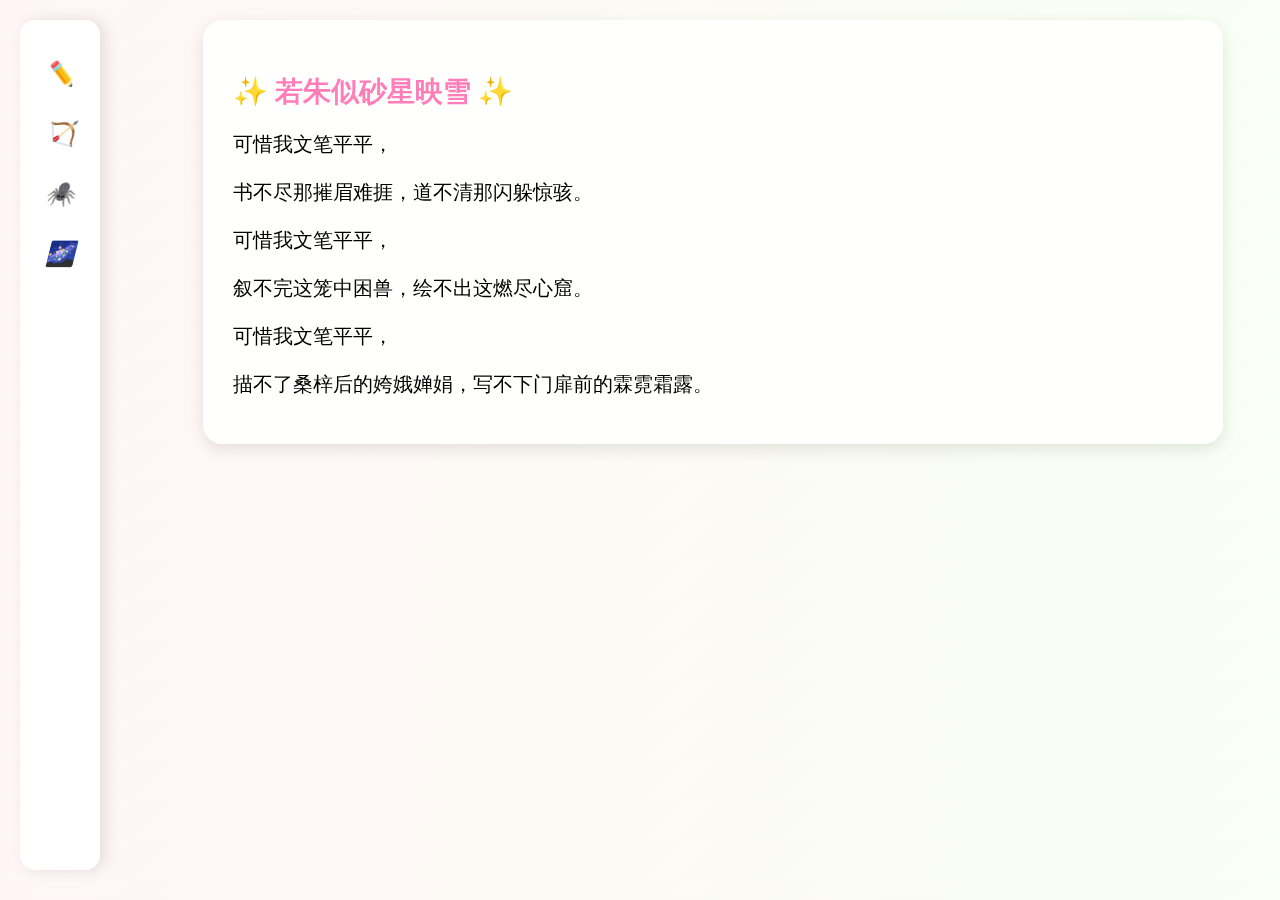
<file: index.html>
<!DOCTYPE html>
<html lang="en">
<head>
    <meta charset="UTF-8">
    <title>暂时想不出名字的博客 ✨</title>
    <link rel="stylesheet" href="new-css/common.css">
    <style>
        /* 侧边栏核心样式 */
        :root {
            --sidebar-width: 80px;
            --sidebar-expand-width: 300px;
            --icon-color: #ff7eb9;
            --text-color: #4a4a4a;
        }

        p {
            font-size: 24px;
        }

        .sidebar {
            width: var(--sidebar-width);
            height: 90vh;
            position: fixed;
            background: rgba(255, 255, 255, 0.95);
            backdrop-filter: blur(5px);
            transition: all 0.3s cubic-bezier(0.4, 0, 0.2, 1);
            padding: 20px 0;
            box-shadow: 5px 0 15px rgba(0, 0, 0, 0.1);
            z-index: 1000;
            border-radius: 15px;
        }

        /* 悬停展开效果 */
        .sidebar:hover {
            width: var(--sidebar-expand-width);
        }

        /* 导航项样式 */
        .nav-item {
            position: relative;
            padding: 12px 15px;
            margin: 8px 10px;
            border-radius: 15px;
            overflow: hidden;
            white-space: nowrap;
            transition: background-color 0.5s ease-in-out, transform 0.2s;
        }

        .nav-item > i {
            font-size: 24px;
            color: var(--icon-color);
            margin-right: 15px;
            transition: transform 0.3s;
        }

        .nav-item > span {
            color: var(--text-color);
            font-size: 24px;
            opacity: 0;
            transition: opacity 0.3s;
            position: absolute;
        }

        /* 悬停状态 */
        .sidebar:hover .nav-item > span {
            opacity: 1;
            position: static;
        }

        /* 子菜单动画 */
        .sub-menu {
            max-height: 0;
            overflow: hidden;
            transition: max-height 0.5s ease-out;
            padding-left: 15px;
        }

        .sub-menu > a {
            font-size: 20px;
        }

        .nav-item:hover .sub-menu {
            max-height: 200px;
        }

        .sub-item {
            display: block;
            padding: 8px 15px;
            margin: 5px 0;
            color: var(--text-color);
            text-decoration: none;
            border-radius: 8px;
            transition: all 0.2s;
            transform: translateX(-10px);
            opacity: 0;
        }

        .sidebar:hover .sub-item {
            transform: translateX(0);
            opacity: 1;
        }

        /* 主内容区 */
        .main-content {
            /*background-color: pink;*/
            position: fixed;
            width: 88vw;
            display: block;
            height: 87.5vh;
            margin-left: calc(var(--sidebar-width) + 20px);
            padding: 0 30px;
            transition: margin 0.3s;
        }

        /* 侧边栏悬停时调整内容区 */
        .sidebar:hover ~ .main-content {
            margin-left: calc(var(--sidebar-expand-width) + 20px);
        }

        /* 可爱细节 */
        .nav-item:hover {
            background: rgba(255, 126, 185, 0.5);
        }

        .nav-item:hover > i {
            transform: rotate(15deg);
        }

        .sub-item:hover {
            background: rgba(122, 252, 255, 0.5);
        }

        iframe {
            display: block;
            margin: 0;
            padding: 0;
            width: 100%;
            height: 95vh;
            border: none;
            border-radius: 15px;
        }

        .content-card {
            background: rgba(255, 255, 255, 0.9);
            padding: 30px;
            border-radius: 20px;
            box-shadow: 0 5px 15px rgba(0, 0, 0, 0.1);
            max-width: 960px;
            margin: auto;
        }

        .content-card h2 {
            color: var(--primary);
            font-size: 28px;
            margin-bottom: 15px;
        }

        .content-card p {
            font-size: 20px;
            line-height: 1.8;
            margin: 12px 0;
        }
    </style>
</head>
<body>
    <!-- 侧边栏 -->
    <nav class="sidebar">
        <!-- 编码工具 -->
        <div class="nav-item">
            <i>✏️</i><span>良宵提笔</span>
            <div class="sub-menu">
                <a href="#" class="sub-item" data-src="new-node/PolarCTF.html">PolarCTF-WP</a>
                <a href="#" class="sub-item" data-src="new-content/敬请期待.html">敬请期待</a>
            </div>
        </div>

        <!-- 常用命令 -->
        <div class="nav-item">
            <i>🏹</i><span>行幡鸣弦</span>
            <div class="sub-menu">
                <a href="#" class="sub-item" data-src="new-content/敬请期待.html">敬请期待</a>
                <a href="#" class="sub-item" data-src="new-content/敬请期待.html">敬请期待</a>
            </div>
        </div>

        <div class="nav-item">
            <i>🕷️</i><span>手握日月摘星辰</span>
            <div class="sub-menu">
                <a href="#" class="sub-item" data-src="new-content/敬请期待.html">敬请期待</a>
                <a href="#" class="sub-item" data-src="new-content/敬请期待.html">敬请期待</a>
            </div>
        </div>

        <div class="nav-item">
            <i>🌌</i><span><a href="new-content/敬请期待.html">遗失的繁星</a></span>
        </div>
    </nav>

    <!-- 主内容区 -->
    <div class="main-content">
        <!-- 动态加载内容 -->
        <div class="content-card">
            <h2>✨ 若朱似砂星映雪 ✨</h2>
            <p>可惜我文笔平平，</p>
            <p>书不尽那摧眉难捱，道不清那闪躲惊骇。</p>
            <p>可惜我文笔平平，</p>
            <p>叙不完这笼中困兽，绘不出这燃尽心窟。</p>
            <p>可惜我文笔平平，</p>
            <p>描不了桑梓后的姱娥婵娟，写不下门扉前的霖霓霜露。</p>
        </div>
    </div>

    <script>
        // 智能收起功能
        let sidebarTimer;
        const sidebar = document.querySelector('.sidebar');

        sidebar.addEventListener('mouseleave', () => {
            sidebarTimer = setTimeout(() => {
                // 收起所有子菜单
                document.querySelectorAll('.sub-menu').forEach(menu => {
                    menu.style.maxHeight = null;
                });
            }, 300);
        });

        sidebar.addEventListener('mouseenter', () => {
            clearTimeout(sidebarTimer);
        });

        // 内容加载示例
        document.querySelectorAll('.sub-item').forEach(item => {
            item.addEventListener('click', function(e) {
                e.preventDefault();
                document.querySelector('.content-card').innerHTML = `
                    <iframe src="${this.dataset.src}"></iframe>
                `;
            });
        });
    </script>
</body>
</html>
</file>
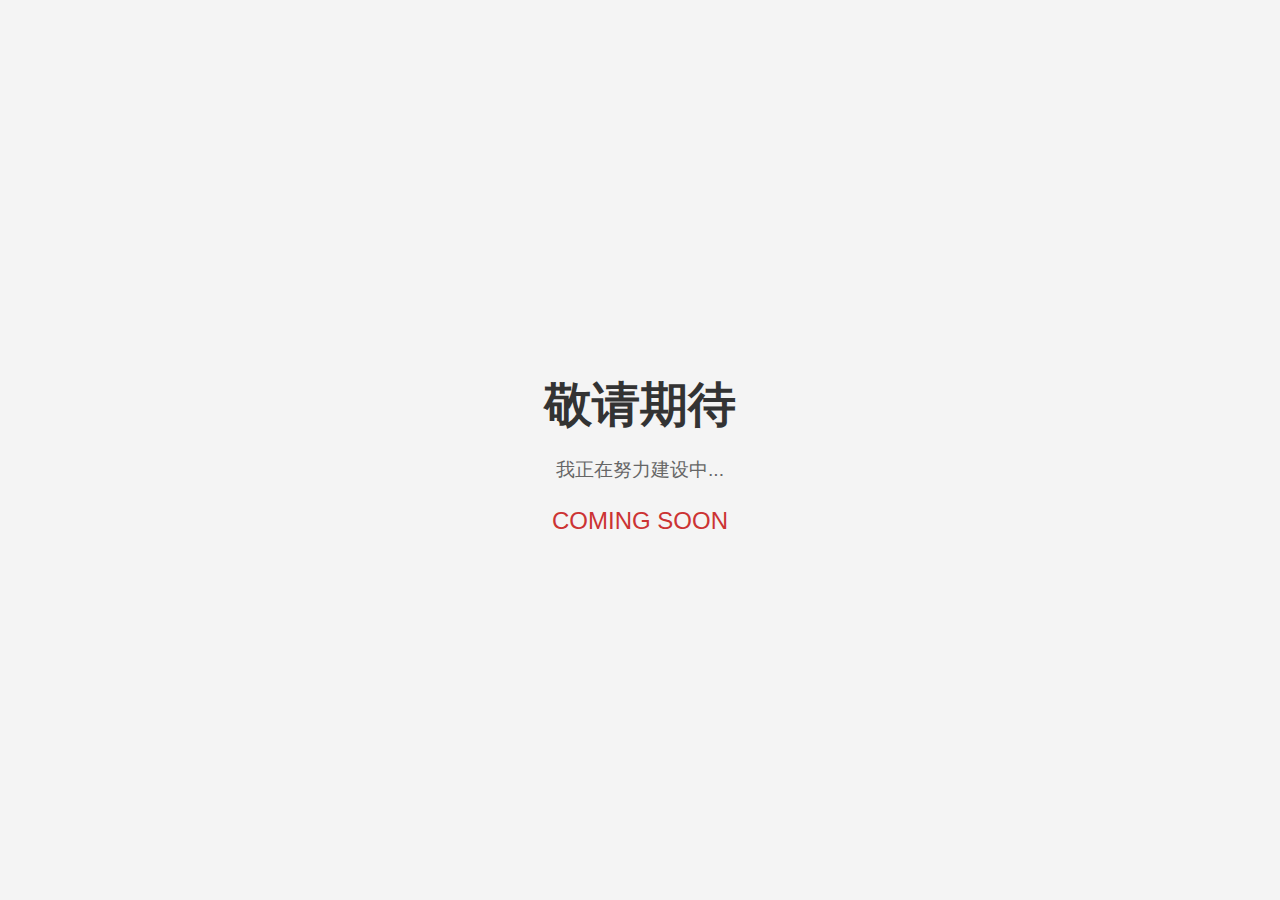
<file: 敬请期待.html>
<!DOCTYPE html>
<html lang="en">
<head>
    <meta charset="UTF-8">
    <meta name="viewport" content="width=device-width, initial-scale=1.0">
    <style>
        body {
            font-family: Arial, sans-serif;
            display: flex;
            justify-content: center;
            align-items: center;
            height: 100vh;
            margin: 0;
            background-color: #f4f4f4;
        }
        .container {
            text-align: center;
        }
        h1 {
            font-size: 3em;
            margin-bottom: 20px;
            color: #333;
        }
        p {
            font-size: 1.2em;
            color: #666;
        }
        .coming-soon {
            text-transform: uppercase;
            font-size: 1.5em;
            color: #cc3333;
        }
    </style>
</head>
<body>
<div class="container">
    <h1>敬请期待</h1>
    <p>我正在努力建设中...</p>
    <p class="coming-soon">Coming Soon</p>
</div>
</body>
</html>
</file>
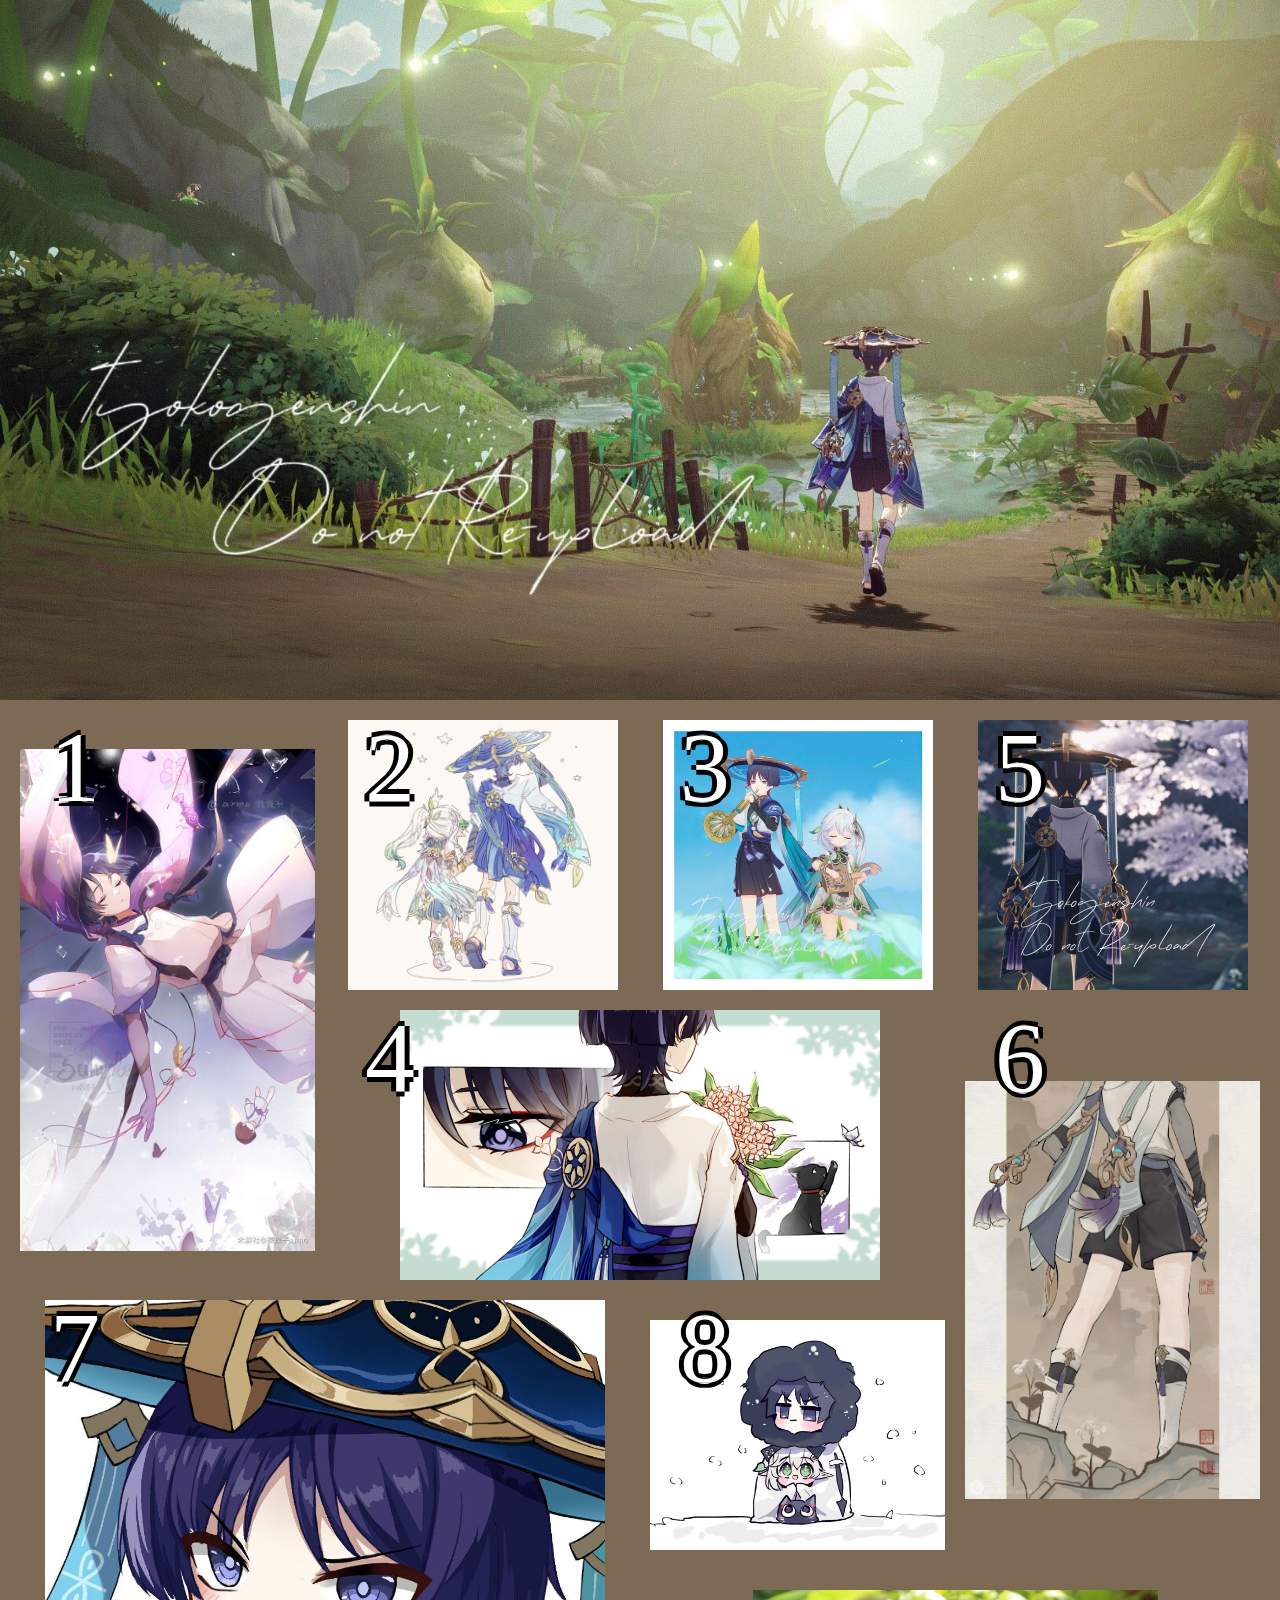
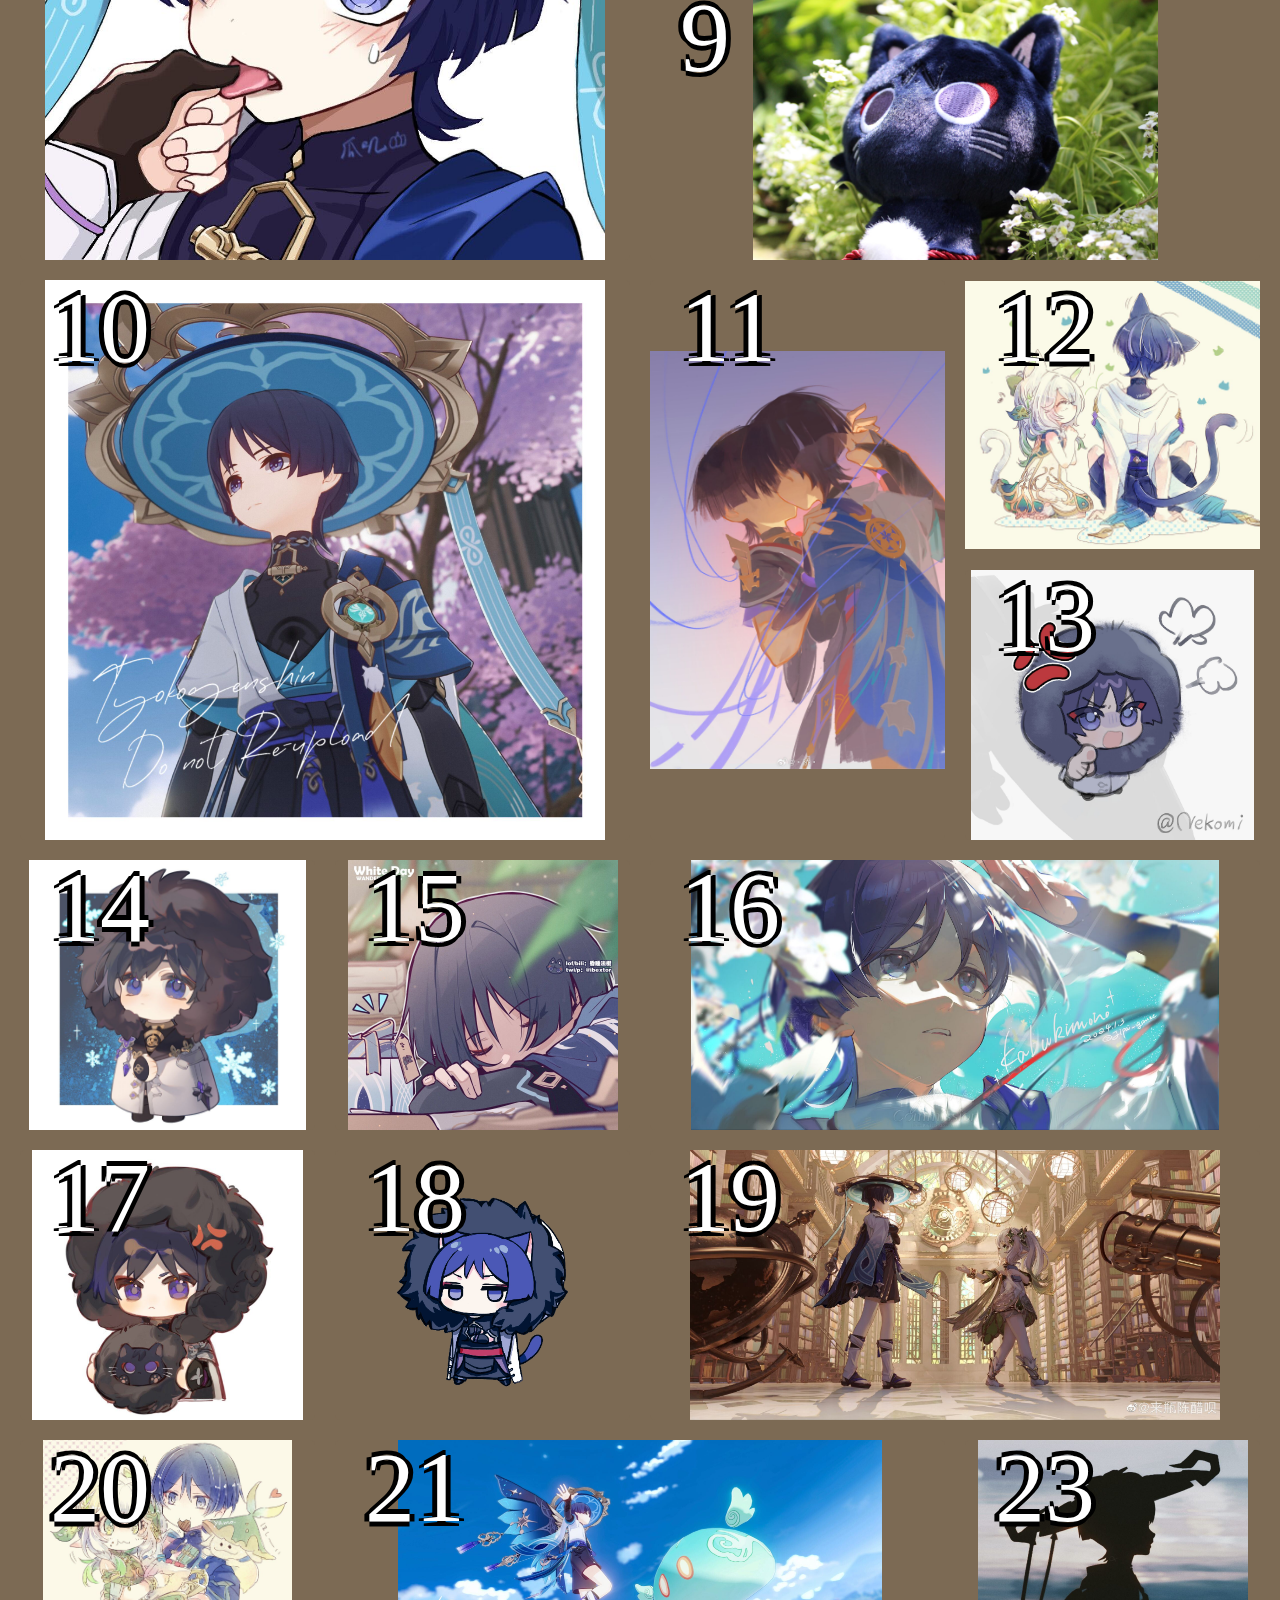
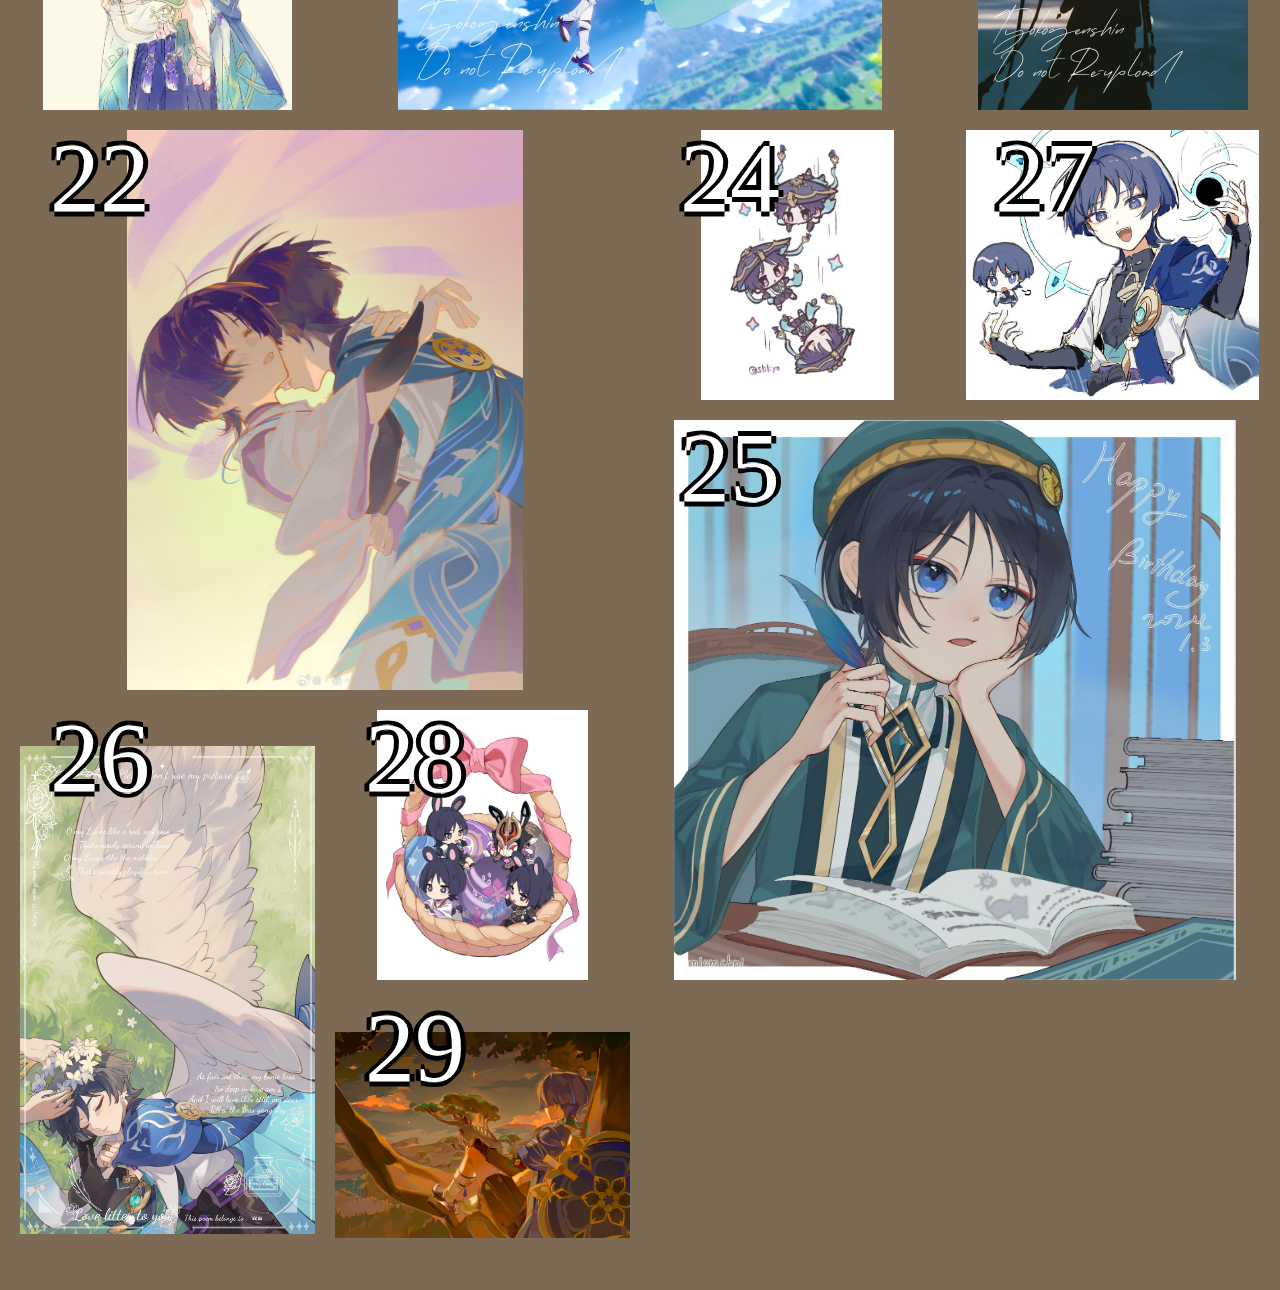
<file: 相册.html>
<!DOCTYPE html>
<html lang="en">

<head>
    <meta charset="UTF-8">
    <meta http-equiv="X-UA-Compatible" content="IE=edge">
    <meta name="viewport" content="width=device-width, initial-scale=1.0">
    <title>相册</title>
    <style>
        /* Reset CSS */
        * {
            margin: 0;
            padding: 0;
            box-sizing: border-box;
        }

        body {
            background-color: #7c6a54;
        }

        .imgs {
            object-fit: contain;
            width: 100%;
            height: 100%;
            vertical-align: middle;
            display: inline-block;
        }

        .shell {
            display: grid;
            padding: 20px;
            grid-gap: 20px;
            grid-template-columns: repeat(auto-fit, minmax(250px, 1fr));
            grid-auto-rows: 270px;
            grid-auto-flow: dense;
        }

        .shell>div {
            display: flex;
            justify-content: center;
            align-items: center;
            background-color: #7c6a54;
            border-radius: 5px;
            color: rgb(255, 255, 255);
            font: 100 100px 'Kristen ITC';
            position: relative;
        }

        span {
            position: absolute;
            top: -10px;
            left: 30px;
            text-shadow: -5px 0 rgb(0, 0, 0), 0 5px rgb(0, 0, 0), 5px 0 rgb(0, 0, 0), 0 -5px rgb(0, 0, 0);
        }

        .shell .wide {
            grid-column: span 2;
        }

        .shell .tall {
            grid-row: span 2;
        }

        .shell .big {
            grid-column: span 2;
            grid-row: span 2;
        }

        header {
            width: 100%;
            height: 700px;
            overflow: hidden;
            clip-path: polygon(0 0, 100% 0%, 100% 100%, 0 100%);
            transition: clip-path 0.5s ease;
            position: relative;
        }

        .img {
            width: 100%;
            height: 100%;
            position: relative;
            overflow: hidden;
            background: url(相册img/封面.jpg);
            background-size: cover;
            transform: scale(1);
            transition: transform 0.5s ease;
        }
         img {
             transition: transform 0.3s ease;
         }

        img:hover {
            transform: scale(1.07);
        }

    </style>
    </style>
</head>

<body>

<!--cursor: url(鼠标/01.cur),auto;-->
<div class="shell2">
    <header>
        <div class="img"></div>
    </header>
    <div class="shell">
        <div class="tall">
            <img src="相册img/1%20(001).jpg" alt="" class="imgs">
            <span>1</span>
        </div>
        <div>
            <img src="相册img/1%20(002).jpg" alt="" class="imgs">
            <span>2</span>
        </div>
        <div>
            <img src="相册img/1%20(003).jpg" alt="" class="imgs">
            <span>3</span>
        </div>
        <div class="wide">
            <img src="相册img/1%20(004).jpg" alt="" class="imgs">
            <span>4</span>
        </div>
        <div>
            <img src="相册img/1%20(005).jpg" alt="" class="imgs">
            <span>5</span>
        </div>
        <div class="tall">
            <img src="相册img/1%20(006).jpg" alt="" class="imgs">
            <span>6</span>
        </div>
        <div class="big">
            <img src="相册img/1%20(007).jpg" alt="" class="imgs">
            <span>7</span>
        </div>
        <div>
            <img src="相册img/1%20(008).jpg" alt="" class="imgs">
            <span>8</span>
        </div>
        <div class="wide">
            <img src="相册img/1%20(009).jpg" alt="" class="imgs">
            <span>9</span>
        </div>
        <div class="big">
            <img src="相册img/1%20(010).jpg" alt="" class="imgs">
            <span>10</span>
        </div>
        <div class="tall">
            <img src="相册img/1%20(011).jpg" alt="" class="imgs">
            <span>11</span>
        </div>
        <div>
            <img src="相册img/1%20(012).jpg" alt="" class="imgs">
            <span>12</span>
        </div>
        <div>
            <img src="相册img/1%20(013).jpg" alt="" class="imgs">
            <span>13</span>
        </div>
        <div>
            <img src="相册img/1%20(014).jpg" alt="" class="imgs">
            <span>14</span>
        </div>
        <div>
            <img src="相册img/1%20(015).jpg" alt="" class="imgs">
            <span>15</span>
        </div>
        <div class="wide">
            <img src="相册img/1%20(016).jpg" alt="" class="imgs">
            <span>16</span>
        </div>
        <div>
            <img src="相册img/1%20(017).jpg" alt="" class="imgs">
            <span>17</span>
        </div>
        <div>
            <img src="相册img/1%20(018).png" alt="" class="imgs">
            <span>18</span>
        </div>
        <div class="wide">
            <img src="相册img/1%20(019).jpg" alt="" class="imgs">
            <span>19</span>
        </div>
        <div>
            <img src="相册img/1%20(020).jpg" alt="" class="imgs">
            <span>20</span>
        </div>
        <div class="wide">
            <img src="相册img/1%20(021).jpg" alt="" class="imgs">
            <span>21</span>
        </div>
        <div class="big">
            <img src="相册img/1%20(022).jpg" alt="" class="imgs">
            <span>22</span>
        </div>
        <div>
            <img src="相册img/1%20(023).jpg" alt="" class="imgs">
            <span>23</span>
        </div>
        <div>
            <img src="相册img/1%20(024).jpg" alt="" class="imgs">
            <span>24</span>
        </div>
        <div class="big">
            <img src="相册img/1%20(025).jpg" alt="" class="imgs">
            <span>25</span>
        </div>
        <div class="tall">
            <img src="相册img/1%20(026).jpg" alt="" class="imgs">
            <span>26</span>
        </div>
        <div>
            <img src="相册img/1%20(027).jpg" alt="" class="imgs">
            <span>27</span>
        </div>
        <div>
            <img src="相册img/1%20(028).jpg" alt="" class="imgs">
            <span>28</span>
        </div>
        <div>
            <img src="相册img/1%20(029).jpg" alt="" class="imgs">
            <span>29</span>
        </div>
    </div>
</div>

<script>
    const header = document.querySelector('header');
    const img = document.querySelector('.img');
    let scrollDistance = 0;
    let requestId = null;
    function updateHeaderClipPath() {
        const clipPathValue = `polygon(0 0, 100% 0%, 100% ${(scrollDistance <= 600) ? 100 - ((scrollDistance / 600) * 60) : 75}%, 0 100%)`;
        header.style.clipPath = clipPathValue;
        const scaleValue = 1 + ((scrollDistance / 600) * 1);
        img.style.transform = `scale(${scaleValue})`;
        const opacityValue = (scrollDistance / 600);
    }
    function scrollHandler(event) {
        if (event.deltaY < 0) {
            scrollDistance = Math.max(0, scrollDistance + event.deltaY);
        } else {
            scrollDistance = Math.min(600, scrollDistance + event.deltaY);
        }
        if (!requestId) {
            requestId = window.requestAnimationFrame(() => {
                updateHeaderClipPath();
                requestId = null;
            });
        }
    }
    window.addEventListener('wheel', scrollHandler);
    function clickEffect() {
        let balls = [];
        let longPressed = false;
        let longPress;
        let multiplier = 0;
        let width, height;
        let origin;
        let normal;
        let ctx;
        const colours = ["#F73859", "#14FFEC", "#00E0FF", "#FF99FE", "#FAF15D"];
        const canvas = document.createElement("canvas");
        document.body.appendChild(canvas);
        canvas.setAttribute("style", "width: 100%; height: 100%; top: 0; left: 0; z-index: 99999; position: fixed; pointer-events: none;");
        const pointer = document.createElement("span");
        pointer.classList.add("pointer");
        document.body.appendChild(pointer);

        if (canvas.getContext && window.addEventListener) {
            ctx = canvas.getContext("2d");
            updateSize();
            window.addEventListener('resize', updateSize, false);
            loop();
            window.addEventListener("mousedown", function(e) {
                pushBalls(randBetween(10, 20), e.clientX, e.clientY);
                document.body.classList.add("is-pressed");
                longPress = setTimeout(function(){
                    document.body.classList.add("is-longpress");
                    longPressed = true;
                }, 500);
            }, false);
            window.addEventListener("mouseup", function(e) {
                clearInterval(longPress);
                if (longPressed == true) {
                    document.body.classList.remove("is-longpress");
                    pushBalls(randBetween(50 + Math.ceil(multiplier), 100 + Math.ceil(multiplier)), e.clientX, e.clientY);
                    longPressed = false;
                }
                document.body.classList.remove("is-pressed");
            }, false);
            window.addEventListener("mousemove", function(e) {
                let x = e.clientX;
                let y = e.clientY;
                pointer.style.top = y + "px";
                pointer.style.left = x + "px";
            }, false);
        } else {
            console.log("canvas or addEventListener is unsupported!");
        }


        function updateSize() {
            canvas.width = window.innerWidth * 2;
            canvas.height = window.innerHeight * 2;
            canvas.style.width = window.innerWidth + 'px';
            canvas.style.height = window.innerHeight + 'px';
            ctx.scale(2, 2);
            width = (canvas.width = window.innerWidth);
            height = (canvas.height = window.innerHeight);
            origin = {
                x: width / 2,
                y: height / 2
            };
            normal = {
                x: width / 2,
                y: height / 2
            };
        }
        class Ball {
            constructor(x = origin.x, y = origin.y) {
                this.x = x;
                this.y = y;
                this.angle = Math.PI * 2 * Math.random();
                if (longPressed == true) {
                    this.multiplier = randBetween(14 + multiplier, 15 + multiplier);
                } else {
                    this.multiplier = randBetween(6, 12);
                }
                this.vx = (this.multiplier + Math.random() * 0.5) * Math.cos(this.angle);
                this.vy = (this.multiplier + Math.random() * 0.5) * Math.sin(this.angle);
                this.r = randBetween(8, 12) + 3 * Math.random();
                this.color = colours[Math.floor(Math.random() * colours.length)];
            }
            update() {
                this.x += this.vx - normal.x;
                this.y += this.vy - normal.y;
                normal.x = -2 / window.innerWidth * Math.sin(this.angle);
                normal.y = -2 / window.innerHeight * Math.cos(this.angle);
                this.r -= 0.3;
                this.vx *= 0.9;
                this.vy *= 0.9;
            }
        }

        function pushBalls(count = 1, x = origin.x, y = origin.y) {
            for (let i = 0; i < count; i++) {
                balls.push(new Ball(x, y));
            }
        }

        function randBetween(min, max) {
            return Math.floor(Math.random() * max) + min;
        }

        function loop() {
            ctx.fillStyle = "rgba(255, 255, 255, 0)";
            ctx.clearRect(0, 0, canvas.width, canvas.height);
            for (let i = 0; i < balls.length; i++) {
                let b = balls[i];
                if (b.r < 0) continue;
                ctx.fillStyle = b.color;
                ctx.beginPath();
                ctx.arc(b.x, b.y, b.r, 0, Math.PI * 2, false);
                ctx.fill();
                b.update();
            }
            if (longPressed == true) {
                multiplier += 0.2;
            } else if (!longPressed && multiplier >= 0) {
                multiplier -= 0.4;
            }
            removeBall();
            requestAnimationFrame(loop);
        }

        function removeBall() {
            for (let i = 0; i < balls.length; i++) {
                let b = balls[i];
                if (b.x + b.r < 0 || b.x - b.r > width || b.y + b.r < 0 || b.y - b.r > height || b.r < 0) {
                    balls.splice(i, 1);
                }
            }
        }
    }
    clickEffect();//调用特效函数
</script>
</body>

</html>
</file>
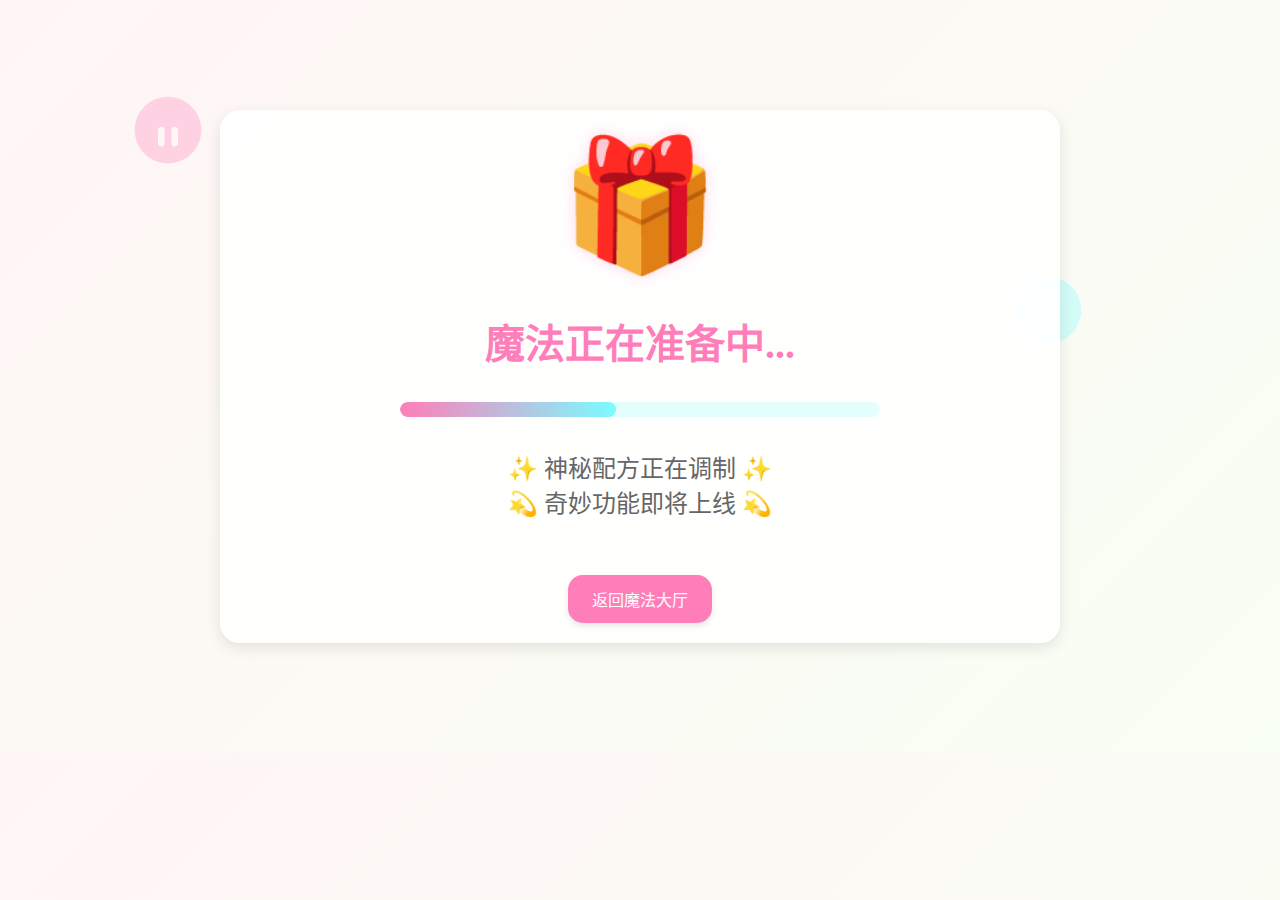
<file: new-content/敬请期待.html>
<!DOCTYPE html>
<html lang="zh-CN">
<head>
    <meta charset="UTF-8">
    <title>✨ 魔法加载中...</title>
    <link rel="stylesheet" href="../new-css/common.css">
    <style>
        /* 新增专属样式 */
        .coming-soon {
            max-width: 800px;
            margin: 10vh auto;
            text-align: center;
            position: relative;
        }

        .magic-sparkle {
            font-size: 8rem;
            animation: sparkle 2s ease-in-out infinite;
            margin-bottom: 2rem;
            filter: drop-shadow(0 0 8px rgba(255,126,185,0.3));
        }

        .progress-bar {
            width: 60%;
            height: 15px;
            background: rgba(122,252,255,0.2);
            border-radius: 10px;
            margin: 2rem auto;
            overflow: hidden;
            position: relative;
        }

        .progress-fill {
            width: 45%;
            height: 100%;
            background: linear-gradient(90deg, #ff7eb9 0%, #7afcff 100%);
            border-radius: 10px;
            animation: progress 3s ease-in-out infinite;
        }

        .floating-text {
            font-size: 1.5rem;
            color: #666;
            margin-top: 2rem;
            animation: float 4s ease-in-out infinite;
        }

        @keyframes sparkle {
            0%, 100% { transform: scale(1) rotate(0deg); }
            25% { transform: scale(1.1) rotate(15deg); }
            50% { transform: scale(0.95) rotate(-10deg); }
            75% { transform: scale(1.05) rotate(5deg); }
        }

        @keyframes progress {
            0%, 100% { width: 45%; }
            50% { width: 65%; }
        }

        @keyframes float {
            0%, 100% { transform: translateY(0); }
            50% { transform: translateY(-10px); }
        }

        .magic-bunnies {
            position: absolute;
            width: 80px;
            opacity: 0.3;
            z-index: -1;
        }
        .bunny1 {
            top: 10%;
            left: 10%;
            animation: hop 8s linear infinite;
        }
        .bunny2 {
            top: 30%;
            right: 15%;
            animation: hop 6s linear infinite 2s;
        }

        @keyframes hop {
            0% { transform: translateY(0) rotate(0deg); }
            25% { transform: translateY(-20px) rotate(15deg); }
            50% { transform: translateY(0) rotate(-10deg); }
            75% { transform: translateY(-15px) rotate(5deg); }
        }
    </style>
</head>
<body>
    <!-- 背景元素 -->
    <img src="[data-uri]"
         class="magic-bunnies bunny1" alt="装饰兔子">
    <img src="[data-uri]"
         class="magic-bunnies bunny2" alt="装饰兔子">

    <div class="container coming-soon">
        <!-- 核心内容 -->
        <div class="magic-sparkle">🎁</div>
        <h1>魔法正在准备中...</h1>
        <div class="progress-bar">
            <div class="progress-fill"></div>
        </div>
        <p class="floating-text">✨ 神秘配方正在调制 ✨<br>💫 奇妙功能即将上线 💫</p>

        <!-- 返回按钮 -->
        <button onclick="history.back()"
                style="margin-top: 2rem; padding: 12px 24px;">
            返回魔法大厅
        </button>
    </div>

    <script>
        // 添加动态星星
        function createFallingStars() {
            const star = document.createElement('div');
            star.style.cssText = `
                position: fixed;
                width: 4px;
                height: 4px;
                background: ${Math.random() > 0.5 ? '#ff7eb9' : '#7afcff'};
                border-radius: 50%;
                animation: fall ${Math.random()*3+2}s linear infinite;
                left: ${Math.random()*100}%;
                top: -10px;
                filter: blur(1px);
            `;
            document.body.appendChild(star);

            // 自动清理
            setTimeout(() => star.remove(), 5000);
        }

        // 定时生成星星
        setInterval(createFallingStars, 800);

        // 添加CSS动画
        const style = document.createElement('style');
        style.textContent = `
            @keyframes fall {
                to {
                    transform: translateY(110vh) rotate(360deg);
                    opacity: 0;
                }
            }
        `;
        document.head.appendChild(style);
    </script>
</body>
</html>
</file>
<file: new-css/common.css>
:root {
    --primary: #ff7eb9;
    --secondary: #7afcff;
    --bg: linear-gradient(135deg, #fff5f5 0%, #f8fff4 100%);
}

body {
    font-family: 'Comic Sans MS', 'Chalkboard SE', cursive;
    background: var(--bg);
    /*min-height: 100vh;*/
    margin: 0;
    padding: 20px;
}

.container {
    max-width: 1000px;
    margin: 0 auto;
    padding: 20px;
    background: rgba(255, 255, 255, 0.9);
    border-radius: 20px;
    box-shadow: 0 5px 15px rgba(0, 0, 0, 0.1);
}

h1 {
    color: var(--primary);
    text-align: center;
    margin-bottom: 30px;
    font-size: 2.5em;
}

/* 命令分类样式 */
.command-section {
    margin: 25px 0;
    padding: 20px;
    border-radius: 15px;
    background: rgba(122, 252, 255, 0.1);
    border: 2px solid var(--secondary);
}

.command-section h2 {
    margin: 0 0 15px;
    color: var(--primary);
    font-size: 1.8em;
}

/* 命令卡片 */
.command-card {
    padding: 15px;
    margin: 15px 0;
    border-radius: 12px;
    background: white;
    box-shadow: 0 3px 8px rgba(0, 0, 0, 0.1);
    transition: all 0.3s ease;
}

.command-card.common {
    border-left: 5px solid var(--primary);
}

.command-card.advanced {
    border-left: 5px solid #7afcff;
}

.command-card:hover {
    transform: translateX(10px);
}

/* 命令内容样式 */
.command-header {
    display: flex;
    align-items: center;
    margin-bottom: 10px;
}

.command-icon {
    font-size: 1.5em;
    margin-right: 10px;
}

.command-title {
    font-weight: bold;
    color: #666;
    font-size: 1.2em;
}

.command-desc {
    color: #888;
    margin: 8px 0;
    padding-left: 25px;
    font-size: 20px;
}

.command-code {
    background: #f8f8f8;
    padding: 12px;
    border-radius: 8px;
    font-family: 'Courier New', monospace;
    color: #333;
    margin: 10px 0;
    white-space: pre-wrap;
}

.bubble {
    position: fixed;
    background: var(--secondary);
    border-radius: 50%;
    animation: float 8s infinite;
    opacity: 0.3;
    z-index: -1;
}

/* 按钮组样式 */
.btn-group {
    display: flex;
    gap: 10px;
    flex-wrap: wrap;
    margin: 15px 0;
}

button {
    padding: 12px 20px;
    border: none;
    border-radius: 15px;
    background: var(--primary);
    color: white;
    cursor: pointer;
    transition: all 0.3s ease;
    font-family: inherit;
    font-size: 16px;
    box-shadow: 0 3px 6px rgba(0, 0, 0, 0.1);
}

button:hover {
    transform: translateY(-2px);
    box-shadow: 0 5px 15px rgba(0, 0, 0, 0.2);
    background: #ff69b4;
}

button.active {
    background: var(--secondary);
    color: #333;
}

/* 文本框样式 */
textarea {
    width: 96%;
    padding: 15px;
    margin: 10px 0;
    border: 2px solid var(--primary);
    border-radius: 15px;
    resize: vertical;
    font-family: 'Courier New', monospace;
    font-size: 16px;
    font-family: inherit;
    transition: all 0.3s ease;
}

textarea:focus {
    border-color: var(--secondary);
    outline: none;
}

label {
    display: block;
    margin: 15px 0 5px;
    color: #666;
    font-size: 18px;
}

/* cheatsheet 样式 */
.cheatsheet {
    margin-top: 30px;
    padding: 20px;
    background: rgba(255, 126, 185, 0.1);
    border-radius: 15px;
}

.cheatsheet h3 {
    margin: 0 0 15px;
    color: var(--primary);
    font-size: 22px;
}

/* 响应式布局 */
@media (max-width: 768px) {
    .container {
        padding: 15px;
    }

    .command-card {
        padding: 10px;
    }
}

@keyframes float {
    0%, 100% { transform: translateY(0) rotate(0deg); }
    25% { transform: translateY(-20px) rotate(5deg); }
    50% { transform: translateY(0) rotate(-5deg); }
    75% { transform: translateY(20px) rotate(5deg); }
}
</file>
